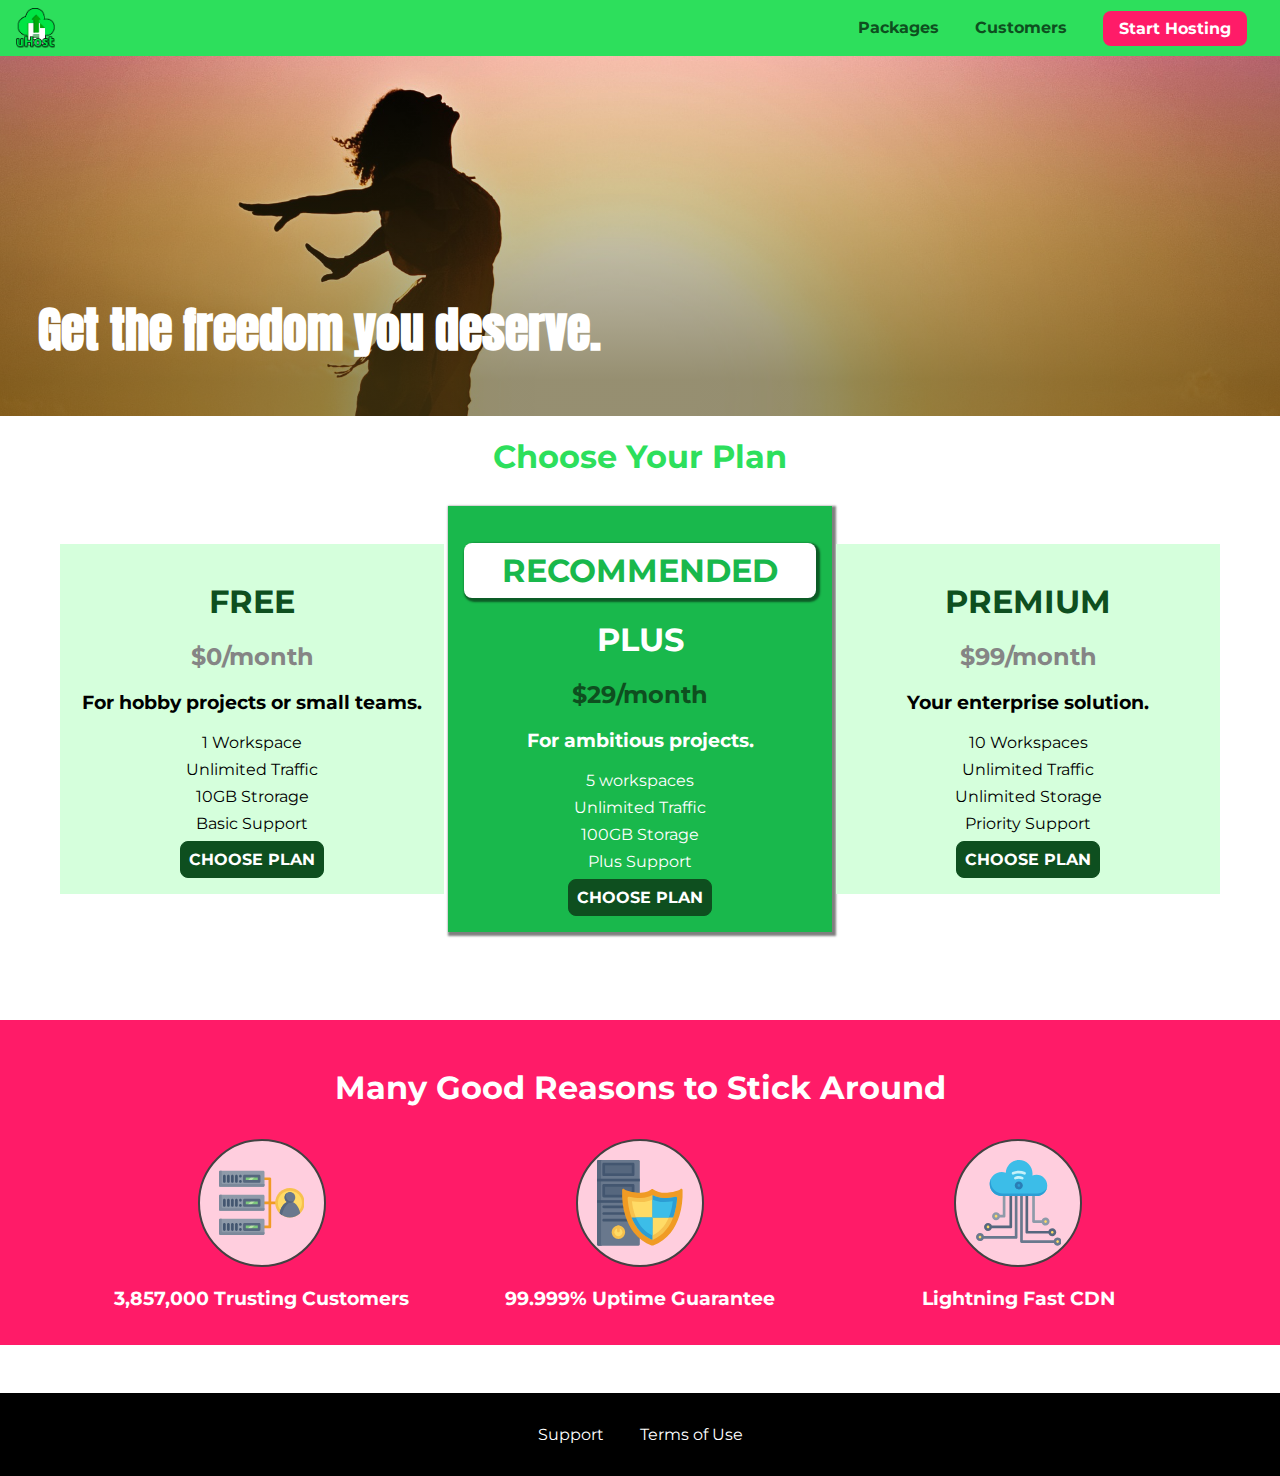
<file: index.html>
<!DOCTYPE html>
<html lang="en">

<head>
  <meta charset="utf-8" />
  <meta http-equiv="X-UA-Compatible" contect="ie=edge" />
  <meta name="viewport" content="width=device-width, initial-scale=1.0">
  <title>uHost</title>
  <link rel="shortcut icon" href="favicon.png" />
  <link href="https://fonts.googleapis.com/css?family=Anton" rel="stylesheet" />
  <link href="https://fonts.googleapis.com/css?family=Montserrat:400,700" rel="stylesheet" />
  <link rel="stylesheet" href="shared.css">
  <link rel="stylesheet" href="main.css" />
</head>

<body>
  <div class="backdrop"></div>
  <div class="modal">
    <h1 class="modal__title">Do you want to continue?</h1>
    <div class="modal__actions">
      <a href="start-hosting/index.html" class="modal__action">Yes</a>
      <button class="modal__action modal__action--negative" type="button">No!</button>
    </div>
  </div>
  <header class="main-header">
    <div>
      <button class="toggle-button">
        <span class="toggle-button__bar"></span>
        <span class="toggle-button__bar"></span>
        <span class="toggle-button__bar"></span>
      </button>
      <a href="index.html" class="main-header__brand">
        <img src="images/uhost-icon.png" alt="uHost - Youre favorite hosting company">
      </a>
    </div>
    <nav class="main-nav">
      <ul class="main-nav__items">
        <li class="main-nav__item">
          <a href="packages/index.html">Packages</a>
        </li>
        <li class="main-nav__item">
          <a href="customers/index.html">Customers</a>
        </li>
        <li class="main-nav__item main-nav__item--cta">
          <a href="start-hosting/index.html">Start Hosting</a>
        </li>
      </ul>
    </nav>
  </header>
  <nav class="mobile-nav">
    <ul class="mobile-nav__items">
      <li class="mobile-nav__item">
        <a href="packages/index.html">Packages</a>
      </li>
      <li class="mobile-nav__item">
        <a href="customers/index.html">Customers</a>
      </li>
      <li class="mobile-nav__item mobile-nav__item--cta">
        <a href="start-hosting/index.html">Start Hosting</a>
      </li>
    </ul>
  </nav>
  <main>
    <section id="product-overview">
      <h1>Get the freedom you deserve.</h1>
    </section>
    <section id="plans">
      <h1 class="section-title">Choose Your Plan</h1>
      <div class="plan__list">
        <article class="plan">
          <h1 class="plan__title">FREE</h1>
          <h2 class="plan__price">$0/month</h2>
          <h3>For hobby projects or small teams.</h3>
          <ul class="plan__features">
            <li class="plan__feature">1 Workspace</li>
            <li class="plan__feature">Unlimited Traffic</li>
            <li class="plan__feature">10GB Strorage</li>
            <li class="plan__feature">Basic Support</li>
          </ul>
          <div>
            <button class="button">CHOOSE PLAN</button>
          </div>
        </article>
        <article class="plan plan--highlighted">
          <h1 class="plan__annotation">RECOMMENDED</h1>
          <h1 class="plan__title">PLUS</h1>
          <h2 class="plan__price">$29/month</h2>
          <h3>For ambitious projects.</h3>
          <ul class="plan__features">
            <li class="plan__feature">5 workspaces</li>
            <li class="plan__feature">Unlimited Traffic</li>
            <li class="plan__feature">100GB Storage</li>
            <li class="plan__feature">Plus Support</li>
          </ul>
          <div>
            <button class="button">CHOOSE PLAN</button>
          </div>
        </article>
        <article class="plan">
          <h1 class="plan__title">PREMIUM</h1>
          <h2 class="plan__price">$99/month</h2>
          <h3>Your enterprise solution.</h3>
          <ul class="plan__features">
            <li class="plan__feature">10 Workspaces</li>
            <li class="plan__feature">Unlimited Traffic</li>
            <li class="plan__feature">Unlimited Storage</li>
            <li class="plan__feature">Priority Support</li>
          </ul>
          <div>
            <button class="button">CHOOSE PLAN</button>
          </div>
        </article>
      </div>
    </section>
    <section id="key-features">
      <h1 class="section-title">Many Good Reasons to Stick Around</h1>
      <ul class="key-feature__list">
        <li class="key-feature">
          <div class="key-feature__image">
            <svg viewBox="0 0 512 512">
              <path style="fill:#F09B24;"
                d="M344,248h-32V112c0-4.418-3.582-8-8-8h-40c-4.418,0-8,3.582-8,8s3.582,8,8,8h32v128h-32  c-4.418,0-8,3.582-8,8s3.582,8,8,8h32v128h-32c-4.418,0-8,3.582-8,8s3.582,8,8,8h40c4.418,0,8-3.582,8-8V264h32c4.418,0,8-3.582,8-8  S348.418,248,344,248z" />
              <path style="fill:#8E9AA9;"
                d="M264,64H8c-4.418,0-8,3.582-8,8v80c0,4.418,3.582,8,8,8h256c4.418,0,8-3.582,8-8V72  C272,67.582,268.418,64,264,64z" />
              <path style="fill:#7C899B;"
                d="M24,144c-4.418,0-8-3.582-8-8V64H8c-4.418,0-8,3.582-8,8v80c0,4.418,3.582,8,8,8h256  c4.418,0,8-3.582,8-8v-8H24z" />
              <rect x="152" y="96" style="fill:#B8E3A8;" width="88" height="32" />
              <g>
                <polygon style="fill:#7EC97D;" points="152,96 152,128 166,128 198,96  " />
                <polygon style="fill:#7EC97D;" points="220,96 188,128 240,128 240,96  " />
              </g>
              <path style="fill:#56677E;"
                d="M240,136h-88c-4.418,0-8-3.582-8-8V96c0-4.418,3.582-8,8-8h88c4.418,0,8,3.582,8,8v32  C248,132.418,244.418,136,240,136z M160,120h72v-16h-72V120z" />
              <g>
                <path style="fill:#435670;"
                  d="M32,136c-4.418,0-8-3.582-8-8V96c0-4.418,3.582-8,8-8s8,3.582,8,8v32C40,132.418,36.418,136,32,136z   " />
                <path style="fill:#435670;"
                  d="M56,136c-4.418,0-8-3.582-8-8V96c0-4.418,3.582-8,8-8s8,3.582,8,8v32C64,132.418,60.418,136,56,136z   " />
                <path style="fill:#435670;"
                  d="M80,136c-4.418,0-8-3.582-8-8V96c0-4.418,3.582-8,8-8s8,3.582,8,8v32C88,132.418,84.418,136,80,136z   " />
                <path style="fill:#435670;"
                  d="M104,136c-4.418,0-8-3.582-8-8V96c0-4.418,3.582-8,8-8s8,3.582,8,8v32   C112,132.418,108.418,136,104,136z" />
                <path style="fill:#435670;"
                  d="M128,105c-4.418,0-8-3.582-8-8v-1c0-4.418,3.582-8,8-8s8,3.582,8,8v1   C136,101.418,132.418,105,128,105z" />
                <path style="fill:#435670;"
                  d="M128,136c-4.418,0-8-3.582-8-8v-1c0-4.418,3.582-8,8-8s8,3.582,8,8v1   C136,132.418,132.418,136,128,136z" />
              </g>
              <path style="fill:#8E9AA9;"
                d="M264,208H8c-4.418,0-8,3.582-8,8v80c0,4.418,3.582,8,8,8h256c4.418,0,8-3.582,8-8v-80  C272,211.582,268.418,208,264,208z" />
              <path style="fill:#7C899B;"
                d="M24,288c-4.418,0-8-3.582-8-8v-72H8c-4.418,0-8,3.582-8,8v80c0,4.418,3.582,8,8,8h256  c4.418,0,8-3.582,8-8v-8H24z" />
              <rect x="152" y="240" style="fill:#B8E3A8;" width="88" height="32" />
              <g>
                <polygon style="fill:#7EC97D;" points="152,240 152,272 166,272 198,240  " />
                <polygon style="fill:#7EC97D;" points="220,240 188,272 240,272 240,240  " />
              </g>
              <path style="fill:#56677E;"
                d="M240,280h-88c-4.418,0-8-3.582-8-8v-32c0-4.418,3.582-8,8-8h88c4.418,0,8,3.582,8,8v32  C248,276.418,244.418,280,240,280z M160,264h72v-16h-72V264z" />
              <g>
                <path style="fill:#435670;"
                  d="M32,280c-4.418,0-8-3.582-8-8v-32c0-4.418,3.582-8,8-8s8,3.582,8,8v32C40,276.418,36.418,280,32,280   z" />
                <path style="fill:#435670;"
                  d="M56,280c-4.418,0-8-3.582-8-8v-32c0-4.418,3.582-8,8-8s8,3.582,8,8v32C64,276.418,60.418,280,56,280   z" />
                <path style="fill:#435670;"
                  d="M80,280c-4.418,0-8-3.582-8-8v-32c0-4.418,3.582-8,8-8s8,3.582,8,8v32C88,276.418,84.418,280,80,280   z" />
                <path style="fill:#435670;"
                  d="M104,280c-4.418,0-8-3.582-8-8v-32c0-4.418,3.582-8,8-8s8,3.582,8,8v32   C112,276.418,108.418,280,104,280z" />
                <path style="fill:#435670;"
                  d="M128,249c-4.418,0-8-3.582-8-8v-1c0-4.418,3.582-8,8-8s8,3.582,8,8v1   C136,245.418,132.418,249,128,249z" />
                <path style="fill:#435670;"
                  d="M128,280c-4.418,0-8-3.582-8-8v-1c0-4.418,3.582-8,8-8s8,3.582,8,8v1   C136,276.418,132.418,280,128,280z" />
              </g>
              <path style="fill:#8E9AA9;"
                d="M264,352H8c-4.418,0-8,3.582-8,8v80c0,4.418,3.582,8,8,8h256c4.418,0,8-3.582,8-8v-80  C272,355.582,268.418,352,264,352z" />
              <path style="fill:#7C899B;"
                d="M24,432c-4.418,0-8-3.582-8-8v-72H8c-4.418,0-8,3.582-8,8v80c0,4.418,3.582,8,8,8h256  c4.418,0,8-3.582,8-8v-8H24z" />
              <rect x="152" y="384" style="fill:#B8E3A8;" width="88" height="32" />
              <g>
                <polygon style="fill:#7EC97D;" points="152,384 152,416 166,416 198,384  " />
                <polygon style="fill:#7EC97D;" points="220,384 188,416 240,416 240,384  " />
              </g>
              <path style="fill:#56677E;"
                d="M240,424h-88c-4.418,0-8-3.582-8-8v-32c0-4.418,3.582-8,8-8h88c4.418,0,8,3.582,8,8v32  C248,420.418,244.418,424,240,424z M160,408h72v-16h-72V408z" />
              <g>
                <path style="fill:#435670;"
                  d="M32,424c-4.418,0-8-3.582-8-8v-32c0-4.418,3.582-8,8-8s8,3.582,8,8v32C40,420.418,36.418,424,32,424   z" />
                <path style="fill:#435670;"
                  d="M56,424c-4.418,0-8-3.582-8-8v-32c0-4.418,3.582-8,8-8s8,3.582,8,8v32C64,420.418,60.418,424,56,424   z" />
                <path style="fill:#435670;"
                  d="M80,424c-4.418,0-8-3.582-8-8v-32c0-4.418,3.582-8,8-8s8,3.582,8,8v32C88,420.418,84.418,424,80,424   z" />
                <path style="fill:#435670;"
                  d="M104,424c-4.418,0-8-3.582-8-8v-32c0-4.418,3.582-8,8-8s8,3.582,8,8v32   C112,420.418,108.418,424,104,424z" />
                <path style="fill:#435670;"
                  d="M128,393c-4.418,0-8-3.582-8-8v-1c0-4.418,3.582-8,8-8s8,3.582,8,8v1   C136,389.418,132.418,393,128,393z" />
                <path style="fill:#435670;"
                  d="M128,424c-4.418,0-8-3.582-8-8v-1c0-4.418,3.582-8,8-8s8,3.582,8,8v1   C136,420.418,132.418,424,128,424z" />
              </g>
              <path style="fill:#F7C14D;"
                d="M424,168c-48.523,0-88,39.477-88,88s39.477,88,88,88s88-39.477,88-88S472.523,168,424,168z" />
              <path style="fill:#FFDB66;"
                d="M424,184c-39.701,0-72,32.299-72,72s32.299,72,72,72s72-32.299,72-72S463.701,184,424,184z" />
              <path style="fill:#69788D;"
                d="M484.893,314.16C476.393,274.588,451.922,248,424,248s-52.393,26.588-60.893,66.16  c-0.605,2.82,0.354,5.749,2.511,7.664C381.731,336.124,402.465,344,424,344s42.269-7.876,58.381-22.176  C484.539,319.909,485.498,316.98,484.893,314.16z" />
              <path style="fill:#56677E;"
                d="M434.053,249.171C430.768,248.403,427.411,248,424,248c-27.922,0-52.393,26.588-60.893,66.16  c-0.605,2.82,0.354,5.749,2.511,7.664c3.383,3.002,6.979,5.703,10.734,8.125C384.904,286.243,407.373,255.378,434.053,249.171z" />
              <path style="fill:#69788D;"
                d="M424,192c-17.645,0-32,14.355-32,32s14.355,32,32,32s32-14.355,32-32S441.645,192,424,192z" />
              <path style="fill:#56677E;"
                d="M432,248c-17.645,0-32-14.355-32-32c0-6.783,2.128-13.076,5.742-18.258  C397.444,203.53,392,213.138,392,224c0,17.645,14.355,32,32,32c10.862,0,20.471-5.444,26.258-13.742  C445.076,245.872,438.783,248,432,248z" />

            </svg>

          </div>
          <p class="key-feature__description">3,857,000 Trusting Customers</p>
        </li>
        <li class="key-feature">
          <div class="key-feature__image">
            <svg viewBox="0 0 512 512">
              <path style="fill:#69788D;"
                d="M248,0H8C3.582,0,0,3.582,0,8v496c0,4.418,3.582,8,8,8h240c4.418,0,8-3.582,8-8V8  C256,3.582,252.418,0,248,0z" />
              <path style="fill:#56677E;"
                d="M24,504V8c0-4.418,3.582-8,8-8H8C3.582,0,0,3.582,0,8v496c0,4.418,3.582,8,8,8h24  C27.582,512,24,508.418,24,504z" />
              <g>
                <rect x="0" y="112" style="fill:#435670;" width="256" height="16" />
                <rect x="0" y="240" style="fill:#435670;" width="256" height="16" />
              </g>
              <path style="fill:#F7C14D;"
                d="M128,392c-22.056,0-40,17.944-40,40s17.944,40,40,40s40-17.944,40-40S150.056,392,128,392z" />
              <path style="fill:#FFDB66;"
                d="M128,408c-13.233,0-24,10.767-24,24s10.767,24,24,24s24-10.767,24-24S141.233,408,128,408z" />
              <path style="fill:#F7C14D;"
                d="M128,392c-2.739,0-5.414,0.278-8,0.805V424c0,4.418,3.582,8,8,8c4.418,0,8-3.582,8-8v-31.195  C133.414,392.278,130.739,392,128,392z" />
              <g>
                <path style="fill:#435670;"
                  d="M216,288H40c-4.418,0-8-3.582-8-8s3.582-8,8-8h176c4.418,0,8,3.582,8,8S220.418,288,216,288z" />
                <path style="fill:#435670;"
                  d="M216,328H40c-4.418,0-8-3.582-8-8s3.582-8,8-8h176c4.418,0,8,3.582,8,8S220.418,328,216,328z" />
                <path style="fill:#435670;"
                  d="M216,368H40c-4.418,0-8-3.582-8-8s3.582-8,8-8h176c4.418,0,8,3.582,8,8S220.418,368,216,368z" />
                <path style="fill:#435670;"
                  d="M216,16H40c-4.418,0-8,3.582-8,8v64c0,4.418,3.582,8,8,8h176c4.418,0,8-3.582,8-8V24   C224,19.582,220.418,16,216,16z" />
              </g>
              <rect x="48" y="32" style="fill:#56677E;" width="160" height="48" />
              <path style="fill:#435670;"
                d="M216,144H40c-4.418,0-8,3.582-8,8v64c0,4.418,3.582,8,8,8h176c4.418,0,8-3.582,8-8v-64  C224,147.582,220.418,144,216,144z" />
              <rect x="48" y="160" style="fill:#56677E;" width="160" height="48" />
              <path style="fill:#F09B24;"
                d="M511.747,180.237c-0.194-6.537-8.107-10.107-13.135-5.894c-5.6,4.693-42.904,21.282-98.514,21.282  c-33.45,0-64.625-20.999-64.929-21.206c-2.9-1.991-6.764-1.85-9.512,0.346c-2.677,2.135-27.201,20.86-63.793,20.86  c-55.607,0-92.914-16.589-98.515-21.282c-5.028-4.211-12.941-0.645-13.135,5.894c-1.634,54.834,4.655,105.941,18.693,151.903  c12.096,39.604,29.759,74.047,52.497,102.373c27.538,34.304,62.743,59.882,104.66,76.045c3.069,1.918,6.757,1.921,9.83,0  c41.917-16.163,77.122-41.741,104.66-76.045c22.738-28.326,40.401-62.77,52.497-102.373  C507.092,286.179,513.381,235.071,511.747,180.237z" />
              <path style="fill:#F7C14D;"
                d="M476.21,221.226c-1.953-1.631-4.568-2.235-7.036-1.628c-21.686,5.327-44.926,8.028-69.075,8.028  c-25.926,0-49.633-8.975-64.955-16.504c-2.307-1.134-5.016-1.091-7.284,0.116c-14.059,7.477-36.919,16.388-65.994,16.388  c-24.153,0-47.394-2.701-69.075-8.028c-5.155-1.268-10.221,2.966-9.894,8.261c2.077,33.693,7.668,65.635,16.616,94.935  c22.774,74.565,66.139,126.334,128.888,153.868c2.032,0.891,4.397,0.891,6.43,0c61.777-27.107,104.716-78.876,127.62-153.868  c8.948-29.3,14.539-61.241,16.616-94.935C479.224,225.319,478.163,222.856,476.21,221.226z" />
              <path style="fill:#FFDB66;"
                d="M331.609,451.727c-52.604-25.289-89.304-70.987-109.144-135.944  c-6.532-21.39-11.162-44.336-13.82-68.447c17.133,2.852,34.952,4.291,53.22,4.291c29.394,0,53.376-7.793,69.978-15.561  c17.44,7.736,41.656,15.561,68.256,15.561c18.267,0,36.085-1.439,53.219-4.291c-2.659,24.112-7.288,47.06-13.82,68.448  C419.545,381.108,383.27,426.805,331.609,451.727z" />
              <g>
                <path style="fill:#2C9DD4;"
                  d="M479.066,227.858c0.157-2.539-0.903-5.002-2.856-6.633s-4.568-2.235-7.036-1.628   c-21.686,5.327-44.926,8.028-69.075,8.028c-25.926,0-49.633-8.975-64.955-16.504c-1.057-0.52-2.2-0.78-3.345-0.806l-0.072,133.351   h123.601c2.556-6.746,4.933-13.702,7.123-20.874C471.398,293.493,476.989,261.552,479.066,227.858z" />
                <path style="fill:#2C9DD4;"
                  d="M206.658,343.667c24.153,63.42,65.028,108.108,121.743,132.995c1.031,0.452,2.147,0.673,3.263,0.666   l0.063-133.661H206.658z" />
              </g>
              <g>
                <path style="fill:#3CBDE8;"
                  d="M439.497,315.783c6.532-21.389,11.161-44.336,13.82-68.448c-17.134,2.852-34.952,4.291-53.219,4.291   c-26.6,0-50.815-7.824-68.256-15.561l-0.116,107.601h97.758C433.179,334.807,436.524,325.518,439.497,315.783z" />
                <path style="fill:#3CBDE8;"
                  d="M232.523,343.667c21.144,50.298,54.363,86.56,99.087,108.06l0.117-108.06H232.523z" />
              </g>
            </svg>
          </div>
          <p class="key-feature__description">99.999% Uptime Guarantee</p>
        </li>
        <li class="key-feature">
          <div class="key-feature__image">
            <svg viewBox="0 0 512 512">
              <path style="fill:#8E9AA9;"
                d="M168,200c-4.418,0-8,3.582-8,8v120h-17.376c-3.302-9.311-12.194-16-22.624-16  c-13.234,0-24,10.767-24,24s10.766,24,24,24c10.429,0,19.321-6.689,22.624-16H168c4.418,0,8-3.582,8-8V208  C176,203.582,172.418,200,168,200z" />
              <path style="fill:#FFDB66;"
                d="M120,328c-4.411,0-8,3.589-8,8s3.589,8,8,8s8-3.589,8-8S124.411,328,120,328z" />
              <path style="fill:#56677E;"
                d="M208,200c-4.418,0-8,3.582-8,8v184H94.624C91.322,382.689,82.43,376,72,376  c-13.234,0-24,10.767-24,24s10.766,24,24,24c10.429,0,19.321-6.689,22.624-16H208c4.418,0,8-3.582,8-8V208  C216,203.582,212.418,200,208,200z" />
              <path style="fill:#FFDB66;" d="M72,392c-4.411,0-8,3.589-8,8s3.589,8,8,8s8-3.589,8-8S76.411,392,72,392z" />
              <path style="fill:#69788D;"
                d="M240,208c-4.418,0-8,3.582-8,8v239H47.24c-2.671-10.34-12.078-18-23.24-18c-13.234,0-24,10.767-24,24  s10.766,24,24,24c9.666,0,18.009-5.747,21.809-14H240c4.418,0,8-3.582,8-8V216C248,211.582,244.418,208,240,208z" />
              <path style="fill:#FFDB66;" d="M24,453c-4.411,0-8,3.589-8,8s3.589,8,8,8s8-3.589,8-8S28.411,453,24,453z" />
              <path style="fill:#69788D;"
                d="M488,464c-10.429,0-19.321,6.689-22.624,16H280V208c0-4.418-3.582-8-8-8s-8,3.582-8,8v280  c0,4.418,3.582,8,8,8h193.376c3.302,9.311,12.194,16,22.624,16c13.234,0,24-10.767,24-24S501.234,464,488,464z" />
              <path style="fill:#FFDB66;"
                d="M488,480c-4.411,0-8,3.589-8,8s3.589,8,8,8s8-3.589,8-8S492.411,480,488,480z" />
              <path style="fill:#56677E;"
                d="M456,408c-10.429,0-19.321,6.689-22.624,16H312V208c0-4.418-3.582-8-8-8s-8,3.582-8,8v224  c0,4.418,3.582,8,8,8h129.376c3.302,9.311,12.194,16,22.624,16c13.234,0,24-10.767,24-24S469.234,408,456,408z" />
              <path style="fill:#FFDB66;"
                d="M456,424c-4.411,0-8,3.589-8,8s3.589,8,8,8s8-3.589,8-8S460.411,424,456,424z" />
              <path style="fill:#8E9AA9;"
                d="M416,344c-10.429,0-19.321,6.689-22.624,16H352V208c0-4.418-3.582-8-8-8s-8,3.582-8,8v160  c0,4.418,3.582,8,8,8h49.376c3.302,9.311,12.194,16,22.624,16c13.234,0,24-10.767,24-24S429.234,344,416,344z" />
              <path style="fill:#FFDB66;"
                d="M416,360c-4.411,0-8,3.589-8,8s3.589,8,8,8s8-3.589,8-8S420.411,360,416,360z" />
              <path style="fill:#3CBDE8;"
                d="M362,88c-8.741,0-17.231,1.751-25.06,5.085C337.646,88.797,338,84.43,338,80  c0-44.112-35.888-80-80-80c-42.823,0-77.895,33.816-79.909,76.149C170.393,73.415,162.244,72,154,72c-39.701,0-72,32.299-72,72  s32.299,72,72,72h208c35.29,0,64-28.71,64-64S397.29,88,362,88z" />
              <path style="fill:#2C9DD4;"
                d="M368,200H160c-39.701,0-72-32.299-72-72c0-5.863,0.721-11.559,2.05-17.019  C84.918,120.88,82,132.102,82,144c0,39.701,32.299,72,72,72h208c30.389,0,55.88-21.296,62.379-49.743  C413.565,186.327,392.352,200,368,200z" />
              <path style="fill:#2A7DB5;"
                d="M256,128c-13.234,0-24,10.767-24,24s10.766,24,24,24c13.233,0,24-10.767,24-24S269.233,128,256,128z" />
              <path style="fill:#2C9DD4;"
                d="M256,144c-4.411,0-8,3.589-8,8s3.589,8,8,8c4.411,0,8-3.589,8-8S260.411,144,256,144z" />
              <g>
                <path style="fill:#C5F1FA;"
                  d="M221.755,87.695c-2.994,0-5.864-1.688-7.233-4.572c-1.894-3.991-0.194-8.763,3.798-10.657   C230.157,66.849,242.834,64,256,64c13.166,0,25.844,2.849,37.68,8.466c3.992,1.895,5.692,6.666,3.798,10.657   s-6.666,5.692-10.657,3.798C277.144,82.328,266.774,80,256,80c-10.774,0-21.144,2.328-30.821,6.921   C224.072,87.446,222.904,87.695,221.755,87.695z" />
                <path style="fill:#C5F1FA;"
                  d="M276.545,116.618c-1.148,0-2.316-0.249-3.424-0.774C267.745,113.293,261.985,112,256,112   c-5.985,0-11.745,1.293-17.121,3.844c-3.991,1.895-8.763,0.192-10.657-3.798c-1.894-3.992-0.193-8.764,3.798-10.657   C239.557,97.813,247.625,96,256,96c8.376,0,16.444,1.813,23.98,5.389c3.991,1.894,5.692,6.665,3.798,10.657   C282.41,114.93,279.539,116.618,276.545,116.618z" />
              </g>

            </svg>
          </div>
          <p class="key-feature__description">Lightning Fast CDN</p>
        </li>
      </ul>
    </section>
  </main>
  <footer class="main-footer">
    <nav>
      <ul class="main-footer__links">
        <li class="main-footer__link"><a href="#">Support</a></li>
        <li class="main-footer__link"><a href="#">Terms of Use</a></li>
      </ul>
    </nav>
  </footer>
  <script src="shared.js"></script>
</body>

</html>
</file>
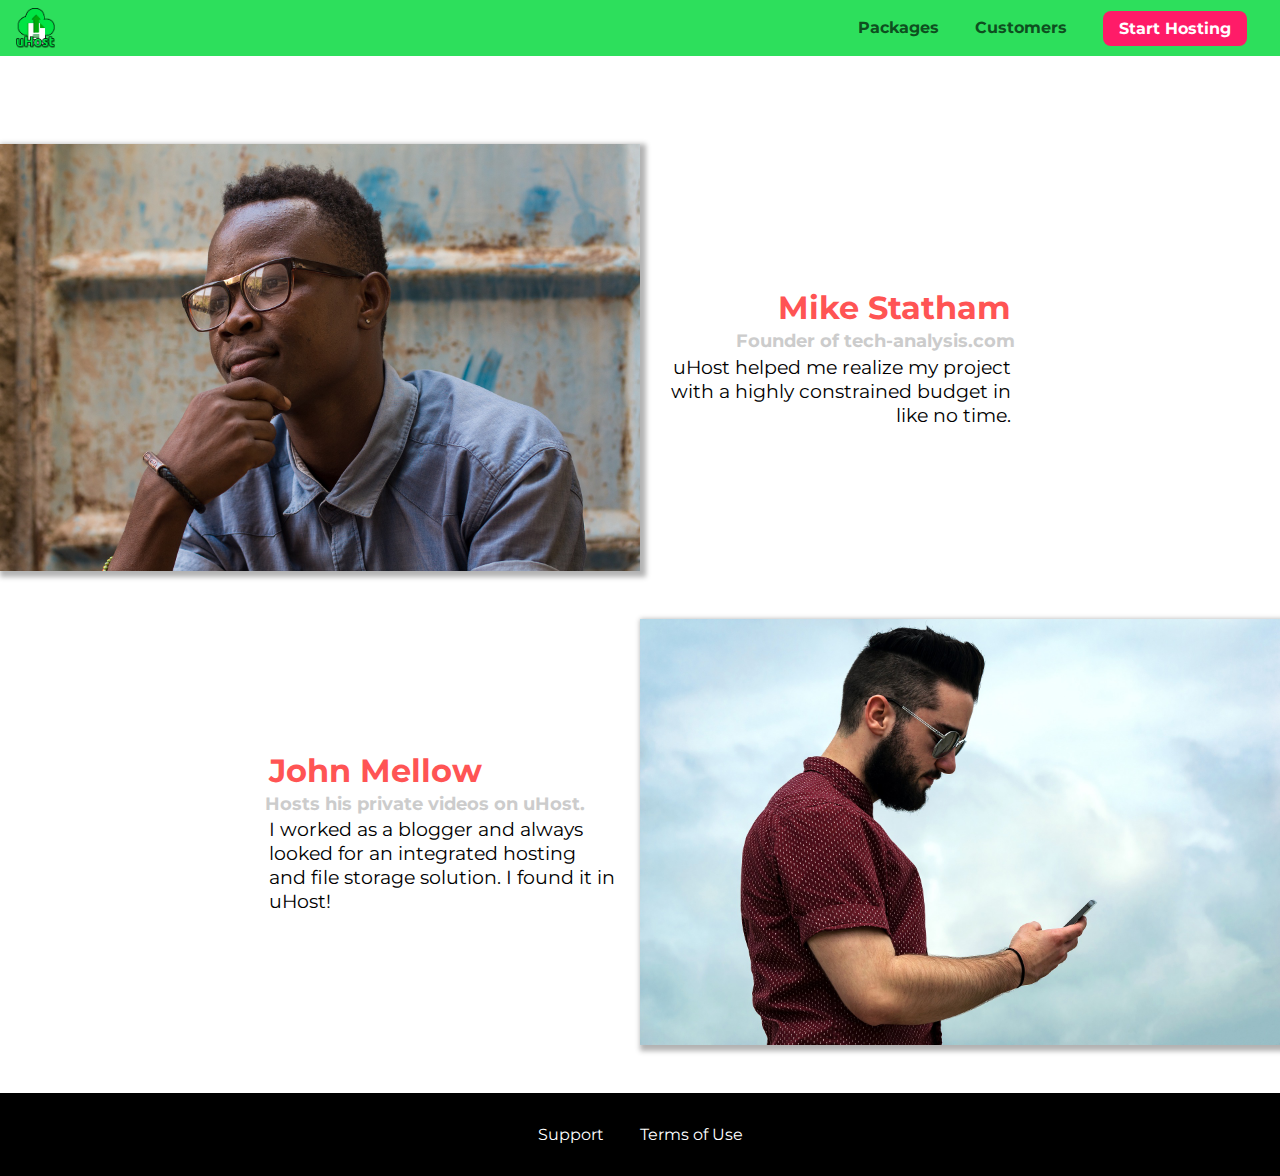
<file: customers/index.html>
<!DOCTYPE html>
<html lang="en">

<head>
    <meta charset="UTF-8">
    <meta name="viewport" content="width=device-width, initial-scale=1.0">
    <meta http-equiv="X-UA-Compatible" content="ie=edge">
    <title>uHost Customers</title>
    <link rel="shortcut icon" href="../favicon.png">
    <link href="https://fonts.googleapis.com/css?family=Anton|Montserrat:400,700" rel="stylesheet">
    <link rel="stylesheet" href="../shared.css">
    <link rel="stylesheet" href="customers.css">
</head>

<body>
    <div class="backdrop"></div>
    <header class="main-header">
        <div>
            <button class="toggle-button">
                <span class="toggle-button__bar"></span>
                <span class="toggle-button__bar"></span>
                <span class="toggle-button__bar"></span>
            </button>
            <a href="../index.html" class="main-header__brand">
                <img src="../images/uhost-icon.png" alt="uHost - Youre favorite hosting company">
            </a>
        </div>
        <nav class="main-nav">
            <ul class="main-nav__items">
                <li class="main-nav__item">
                    <a href="../packages/index.html">Packages</a>
                </li>
                <li class="main-nav__item">
                    <a href="index.html">Customers</a>
                </li>
                <li class="main-nav__item main-nav__item--cta">
                    <a href="../start-hosting/index.html">Start Hosting</a>
                </li>
            </ul>
        </nav>
    </header>
    <nav class="mobile-nav">
        <ul class="mobile-nav__items">
            <li class="mobile-nav__item">
                <a href="../package/index.html">Packages</a>
            </li>
            <li class="mobile-nav__item">
                <a href="/index.html">Customers</a>
            </li>
            <li class="mobile-nav__item mobile-nav__item--cta">
                <a href="../start-hosting/index.html">Start Hosting</a>
            </li>
        </ul>
    </nav>
    <main>
        <div>
            <div class="testimonial" id="customer-1">
                <div class="testimonial__image-container">
                    <img src="../images/customer-1.jpg" alt="Mike Statham - Customer" class="testimonial__image">
                </div>
                <div class="testimonial__info">
                    <h1 class="testimonial__name">Mike Statham</h1>
                    <h2 class="testimonial__subtitle">Founder of
                        <a href="tech-analysis.com">tech-analysis.com</a>
                    </h2>
                    <p class="testimonial__text">uHost helped me realize my project with a highly constrained budget in
                        like no time.</p>
                </div>
            </div>
            <div class="testimonial" id="customer-2">

                <div class="testimonial__info">
                    <h1 class="testimonial__name">John Mellow</h1>
                    <h2 class="testimonial__subtitle">Hosts his private videos on uHost.
                    </h2>
                    <p class="testimonial__text">I worked as a blogger and always looked for an integrated hosting and
                        file storage solution. I found
                        it in uHost!
                    </p>
                </div>
                <div class="testimonial__image-container">
                    <img src="../images/customer-2.jpg" alt="John Mellow - Customer" class="testimonial__image">
                </div>
            </div>
        </div>
    </main>
    <footer class="main-footer">
        <nav>
            <ul class="main-footer__links">
                <li class="main-footer__link"><a href="#">Support</a></li>
                <li class="main-footer__link"><a href="#">Terms of Use</a></li>
            </ul>
        </nav>
    </footer>
    <script src="../shared.js"></script>
</body>

</html>
</file>
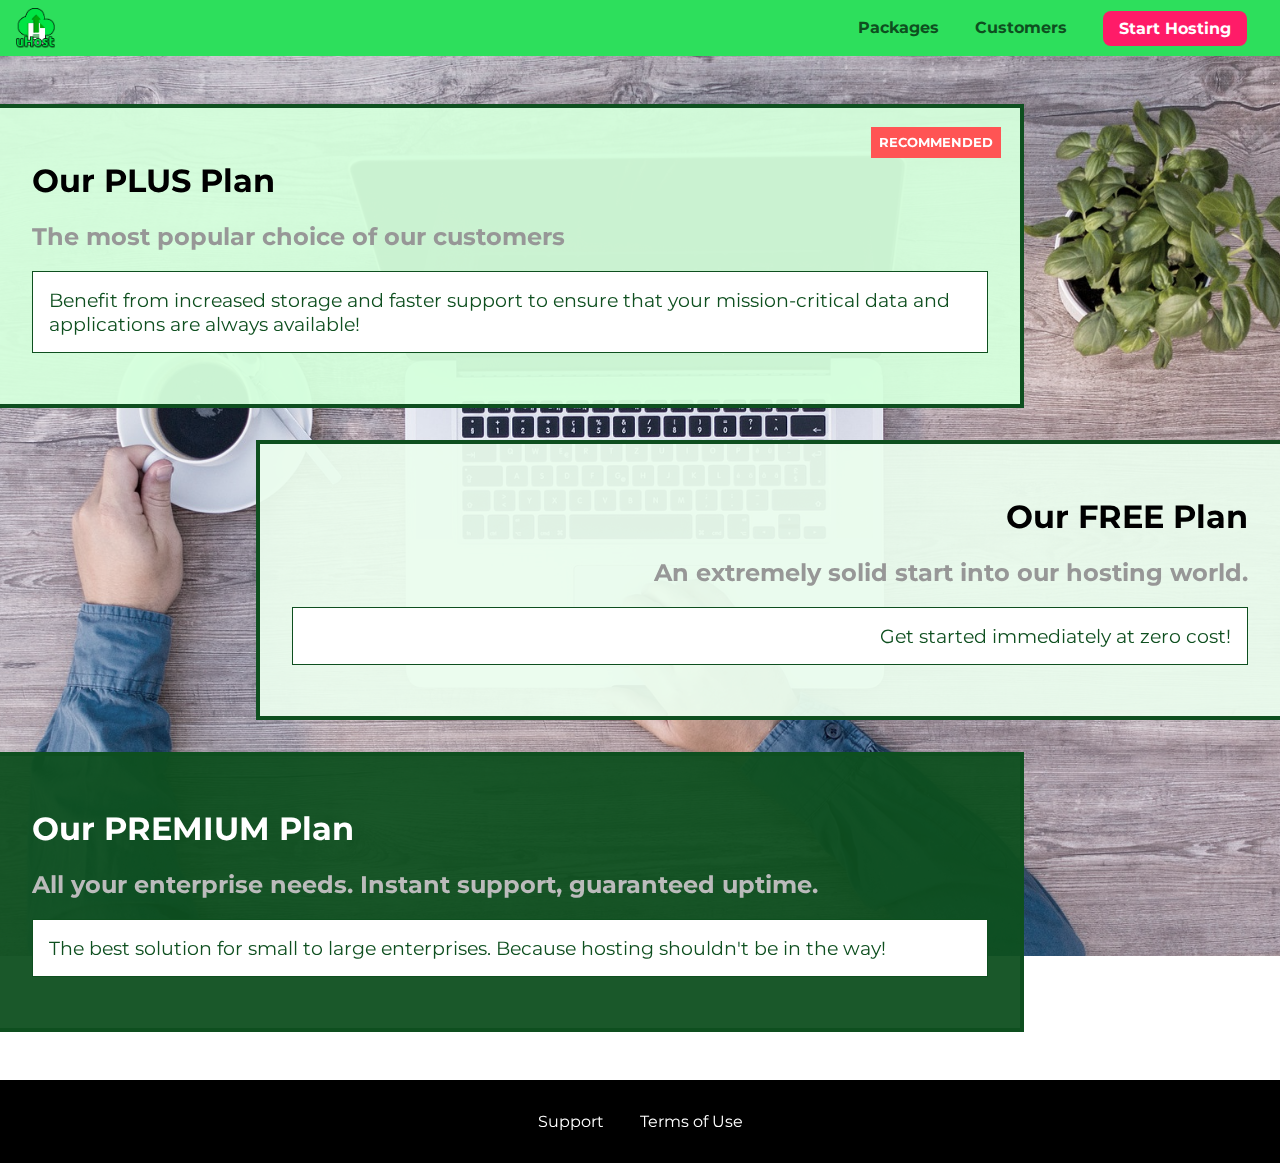
<file: packages/index.html>
<!DOCTYPE html>
<html lang="en">

<head>
  <meta charset="utf-8" />
  <meta http-equiv="X-UA-Compatible" contect="ie=edge" />
  <meta name="viewport" content="width=device-width, initial-scale=1.0">
  <title>uHost</title>
  <link rel="shortcut icon" href="../favicon.png" />
  <link href="https://fonts.googleapis.com/css?family=Montserrat:400,700" rel="stylesheet" />
  <link rel="stylesheet" href="../shared.css">
  <link rel="stylesheet" href="packages.css" />
</head>

<body>
  <div class="backdrop"></div>
  <div class="background"></div>
  <header class="main-header">
    <div>
      <button class="toggle-button">
        <span class="toggle-button__bar"></span>
        <span class="toggle-button__bar"></span>
        <span class="toggle-button__bar"></span>
      </button>
      <a href="../index.html" class="main-header__brand"> <img src="../images/uhost-icon.png"
          alt="uHost - Youre favorite hosting company"></a>
    </div>
    <nav class="main-nav">
      <ul class="main-nav__items">
        <li class="main-nav__item">
          <a href="index.html">Packages</a>
        </li>
        <li class="main-nav__item">
          <a href="../customers/index.html">Customers</a>
        </li>
        <li class="main-nav__item main-nav__item--cta">
          <a href="../start-hosting/index.html">Start Hosting</a>
        </li>
      </ul>
    </nav>
  </header>
  <nav class="mobile-nav">
    <ul class="mobile-nav__items">
      <li class="mobile-nav__item">
        <a href="index.html">Packages</a>
      </li>
      <li class="mobile-nav__item">
        <a href="../customers/index.html">Customers</a>
      </li>
      <li class="mobile-nav__item mobile-nav__item--cta">
        <a href="../start-hosting/index.html">Start Hosting</a>
      </li>
    </ul>
  </nav>
  <main>
    <section class="package" id="plus">
      <a href="#">
        <h1 class="package__title">Our PLUS Plan</h1>
        <h2 class="package__badge">RECOMMENDED</h2>
        <h2 class="package__subtitle">The most popular choice of our customers</h2>
        <p class="package__info">Benefit from increased storage and faster support to ensure that your mission-critical
          data and applications are always available!</p>
      </a>
    </section>
    <section class="package" id="free">
      <a href="#">
        <h1 class="package__title">Our FREE Plan</h1>
        <h2 class="package__subtitle">An extremely solid start into our hosting world.</h2>
        <p class="package__info">Get started immediately at zero cost!</p>
      </a>
    </section>
    <div class="clearfix"></div>
    <section class="package" id="premium">
      <a href="#">
        <h1 class="package__title">Our PREMIUM Plan</h1>
        <h2 class="package__subtitle">All your enterprise needs. Instant support, guaranteed uptime.</h2>
        <p class="package__info">The best solution for small to large enterprises. Because hosting shouldn't be in the
          way!</p>
      </a>
    </section>
  </main>
  <footer class="main-footer">
    <nav>
      <ul class="main-footer__links">
        <li class="main-footer__link"><a href="#">Support</a></li>
        <li class="main-footer__link"><a href="#">Terms of Use</a></li>
      </ul>
    </nav>
  </footer>
  <script src="../shared.js"></script>
</body>

</html>
</file>
<file: shared.css>
* {
  box-sizing: border-box;
}

body {
  font-family: "Montserrat", sans-serif;
  margin: 0;
}

main {
  min-height: calc(100vh - 3.5rem - 8rem);
  margin-top: 3.5rem;
}

.backdrop {
  position: fixed;
  display: none;
  top: 0;
  left: 0;
  z-index: 100;
  width: 100vw;
  height: 100vh;
  background-color: rgba(0, 0, 0, 0.5);
}

.main-header {
  width: 100%;
  position: fixed;
  top: 0;
  left: 0;
  background-color: #2ddf5c;
  padding: 0.5rem 1rem;
  z-index: 1;
}

.main-header>div {
  display: inline-block;
  vertical-align: middle;
}

.toggle-button {
  width: 3rem;
  background-color: transparent;
  border: none;
  cursor: pointer;
  padding-top: 0;
  padding-bottom: 0;
  vertical-align: middle;
}

.toggle-button:focus {
  outline: none;
}

.toggle-button__bar {
  width: 100%;
  height: 0.2rem;
  background-color: #000;
  display: block;
  margin: 0.6rem 0;
}

.main-header__brand {
  color: #0e4f1f;
  text-decoration: none;
  font-weight: bold;
  height: 2.5rem;
  display: inline-block;
  vertical-align: middle;
}

.main-header__brand img {
  height: 100%;
}

.main-nav {
  display: none;
}

.main-nav__items {
  margin: 0;
  padding: 0;
  list-style: none;
}

.main-nav__item {
  display: inline-block;
  margin: 0 1rem;
}

.main-nav__item a,
.mobile-nav__item a {
  text-decoration: none;
  color: #0e4f1f;
  font-weight: bold;
  padding: 0.2rem 0;
}

.main-nav__item a:hover,
.main-nav__item a:active {
  color: white;
  border-bottom: 5px solid white;
}

.main-nav__item--cta a,
.mobile-nav__item--cta a {
  color: white;
  background-color: #ff1b68;
  padding: 0.5rem 1rem;
  border-radius: 8px;
}

.main-nav__item--cta a:hover,
.main-nav__item--cta a:active,
.mobile-nav__item--cta a:hover,
.mobile-nav__item--cta a:active {
  color: #ff1b68;
  background-color: white;
  border: none;
}

@media (min-width: 40rem) {
  .toggle-button {
    display: none;
  }

  .main-nav {
    display: inline-block;
    text-align: right;
    width: calc(100% - 44px);
    vertical-align: middle;
  }
}

.main-footer {
  background-color: #000;
  padding: 2rem;
  margin-top: 3rem;
}

.main-footer__links {
  list-style: none;
  margin: 0;
  padding: 0;
  text-align: center;
}

.main-footer__link {
  display: block;
  margin: 1rem 0;
}

.main-footer__link a {
  color: #fff;
  text-decoration: none;
}

.main-footer__link a:hover,
.main-footer__link a:active {
  color: #ccc;
}

.mobile-nav {
  display: none;
  position: fixed;
  z-index: 101;
  top: 0;
  left: 0;
  background-color: #fff;
  width: 80%;
  height: 100vh;
}

.mobile-nav__items {
  width: 90%;
  height: 100%;
  list-style: none;
  margin: 10% auto;
  padding: 0;
  text-align: center;
}

.mobile-nav__item {
  margin: 1rem 0;
}

.mobile-nav__item a {
  font-size: 1.5rem;
}

.button {
  background-color: #0e4f1f;
  color: #fff;
  font: inherit;
  border: 1.5px solid #0e4f1f;
  padding: 0.5rem;
  border-radius: 8px;
  font-weight: bold;
  cursor: pointer;
}

.button:hover,
.button:active {
  background-color: #fff;
  color: #0e4f1f;
}

.button:focus {
  outline: none;
}

.open {
  display: block !important;
}

@media (min-width: 40rem) {
  .main-footer__link {
    display: inline-block;
    margin: 0 1rem;
  }
}
</file>
<file: main.css>
#product-overview {
  background: linear-gradient(to top, rgba(80, 68, 18, 0.6) 10%, transparent),
    url("./images/freedom.jpg") center/cover no-repeat border-box,
    #ff1b68;
  width: 100vw;
  height: 33vh;
  position: relative;
}

#product-overview h1 {
  color: white;
  font-family: "Anton", sans-serif;
  position: absolute;
  bottom: 5%;
  left: 3%;
  font-size: 1.6rem;
}

@media (min-width: 40rem) and (min-height: 40rem) {
  #product-overview {
    height: 40vh;
    background-position: 50% 25%;
  }

  #product-overview h1 {
    font-size: 3rem;
  }
}

.section-title {
  color: #2ddf5c;
  text-align: center;
}

.plan {
  background-color: #d5ffdc;
  text-align: center;
  padding: 1rem;
  margin: 0.5rem 0;
  width: 100%;
}

.plan--highlighted {
  background-color: #19b84c;
  color: #fff;
  /* box-shadow: 2px 2px 2px 2px rgba(0, 0, 0, 0.5); */
}

.plan__annotation {
  background-color: #fff;
  color: #19b84c;
  padding: 0.5rem;
  box-shadow: 2px 2px 2px 2px rgba(0, 0, 0, 0.5);
  border-radius: 8px;
}

.plan__title {
  color: #0e4f1f
}

.plan__price {
  color: #858585;
}

.plan--highlighted .plan__title {
  color: #fff;
}

.plan--highlighted .plan__price {
  color: #0e4f1f;
}

.plan__features {
  list-style: none;
  margin: 0;
  padding: 0;
}

.plan__feature {
  margin: 0.5rem 0;
}

@media (min-width: 40rem) {
  .plan__list {
    width: 100%;
    text-align: center;
  }

  .plan {
    display: inline-block;
    width: 30%;
    vertical-align: middle;
    min-width: 13rem;
    max-width: 25rem;
  }

  .plan--highlighted {
    box-shadow: 2px 2px 2px 2px rgba(0, 0, 0, 0.5);
  }
}

#key-features {
  background-color: #ff1b68;
  margin-top: 5rem;
  padding: 1rem;
}

#key-features .section-title {
  color: #fff;
  margin: 2rem;
}

.key-feature__list {
  list-style: none;
  margin: 0;
  padding: 0;
  text-align: center;
}

.key-feature__image {
  background-color: #ffcede;
  width: 128px;
  height: 128px;
  border: 2px solid #424242;
  border-radius: 50%;
  margin: auto;
  padding: 1.2rem;
}

.key-feature__description {
  text-align: center;
  font-weight: bold;
  color: #fff;
  font-size: 1.2rem;
}

@media (min-width: 40rem) {
  .key-feature {
    display: inline-block;
    width: 30%;
    max-width: 25rem;
    vertical-align: top;
  }
}

.modal {
  position: fixed;
  display: none;
  z-index: 200;
  top: 20%;
  left: 30%;
  width: 40%;
  background-color: #fff;
  padding: 1rem;
  border: 1px solid #ccc;
  box-shadow: 1px 1px 1px rgba(0, 0, 0, 0.5);
}

.modal__title {
  text-align: center;
  margin: 0 0 1rem 0;
}

.modal__actions {
  text-align: center;
}

.modal__action {
  border: 1px solid #0e4f1f;
  background-color: #0e4f1f;
  text-decoration: none;
  color: #fff;
  font: inherit;
  padding: 0.5rem 1rem;
  cursor: pointer;
}

.modal__action:hover,
.modal__action:active {
  background-color: #2ddf5c;
  border-color: #2ddf5c;
}

.modal__action--negative {
  background-color: #ff0000;
  border-color: #ff0000;
}

.modal__action--negative:hover,
.modal__action--negative:active {
  background-color: #ff5454;
  border-color: #ff5454;
}
</file>
<file: customers/customers.css>
main {
  padding-top: 2.5rem;
}

.testimonial {
  font-size: 1.2rem;
}

.testimonial__image-container {
  width: 100%;
  max-width: 40rem;
  box-shadow: 3px 3px 5px 3px rgba(0, 0, 0, 0.3);
}

.testimonial__image {
  width: 100%;
  vertical-align: top;
}

.testimonial__info {
  text-align: right;
  padding: 0.9rem;
}

#customer-2.testimonial {
  text-align: right;
}

#customer-2 .testimonial__info {
  text-align: left;
}

.testimonial__name {
  margin: 0.2rem;
  color: #ff5454;
  font-size: 2rem;
}

.testimonial__subtitle {
  margin: 0;
  font-size: 1.1rem;
  color: #ccc;
}

.testimonial__subtitle a {
  color: inherit;
  text-decoration: none;
}

.testimonial__subtitle a:hover,
.testimonial__subtitle a:active {
  color: #7a7a7a;
}

.testimonial__text {
  margin: 0.2rem;
}

@media (min-width: 40rem) {
  .testimonial {
    margin: 3rem auto;
    max-width: 1500px;
  }

  .testimonial__image-container {
    display: inline-block;
    vertical-align: middle;
    width: 66%;
  }

  .testimonial__info {
    display: inline-block;
    vertical-align: middle;
    width: 30%;
  }
}
</file>
<file: packages/packages.css>
main {
  padding-top: 2rem;
}

.background {
  background: url("../images/plans-background.jpg") center/cover;
  filter: grayscale(40%);
  width: 100vw;
  height: 100vh;
  position: fixed;
  z-index: -1;
}

.package {
  width: 80%;
  margin: 1rem 0;
  border: 4px solid #0e4f1f;
  border-left: none;
  position: relative;
}

.package:hover,
.package:active {
  box-shadow: 2px 2px 4px rgba(0, 0, 0, 0.5);
  border-color: #ff5454;
}

.package a {
  text-decoration: none;
  color: inherit;
  display: block;
  padding: 2rem;
}

.package__badge {
  position: absolute;
  top: 0;
  right: 0;
  margin: 1.2rem;
  font-size: 0.8rem;
  color: #fff;
  background-color: #ff5454;
  padding: 0.5rem;
}

.package__subtitle {
  color: #979797;
}

.package__info {
  padding: 1rem;
  border: 1px solid #0e4f1f;
  font-size: 1.2rem;
  color: #0e4f1f;
  background-color: #fff;
}

.clearfix {
  clear: both;
}

#plus {
  background-color: rgba(213, 255, 220, 0.95);
}

#free {
  background-color: rgba(234, 252, 237, 0.95);
  float: right;
  border-right: none;
  border-left: 4px solid #0e4f1f;
  text-align: right;
}

#free:hover,
#free:active {
  border-left-color: #ff5454;
}

#premium {
   background-color: rgba(14, 79, 31, 0.95);
}

#premium .package__title {
  color: #fff;
}

#premium .package__subtitle {
  color: #bbb;
}

@media (min-width: 40rem) {
  main {
    max-width: 1500px;
    margin-left: auto;
    margin-right: auto;
  }
}

@media (min-width: 1500px) {
  .package {
    border-left: 4px solid #0e4f1f;
  }

  #free {
    border-right: 4px solid #0e4f1f;
  }

  #free:hover,
  #free:active {
    border-right-color: #ff5454;
  }
}
</file>
